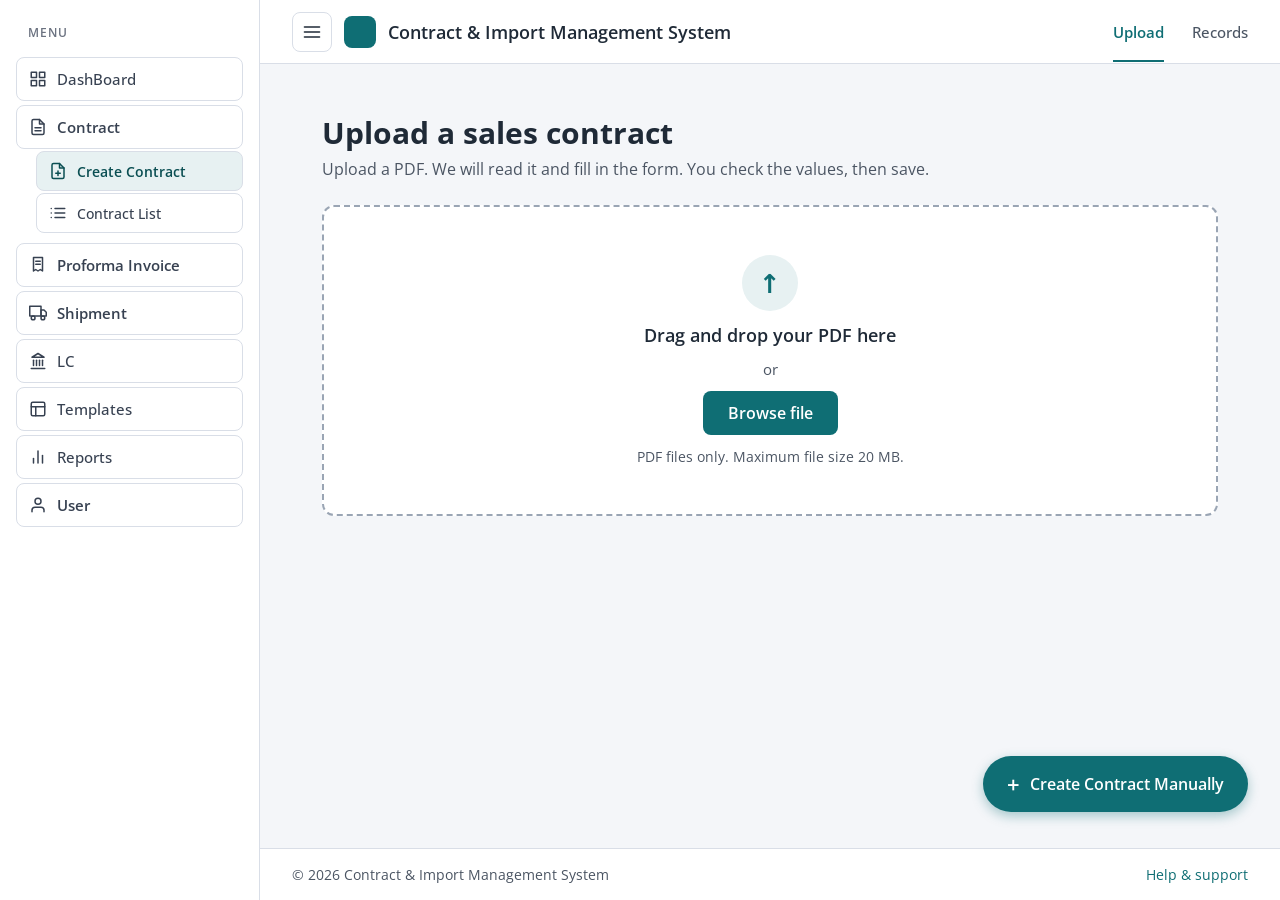
<file: index.html>
<!doctype html>
<html lang="en">
<head>
<meta charset="utf-8">
<meta name="viewport" content="width=device-width, initial-scale=1">
<title>Upload Contract</title>
<link rel="preconnect" href="https://fonts.googleapis.com">
<link href="https://fonts.googleapis.com/css2?family=Open+Sans:wght@400;500;600;700&display=swap" rel="stylesheet">
<link rel="stylesheet" href="css/styles.css">
</head>
<body data-page="upload" data-tabs="true">
<div class="app">
<main class="narrow">
  <div>
    <h1>Upload a sales contract</h1>
    <p class="sub" style="font-size:16px;line-height:24px">Upload a PDF. We will read it and fill in the form. You check the values, then save.</p>
  </div>

  <div class="dropzone card" id="drop" style="border:2px dashed var(--border-strong)">
    <div class="up-icon" aria-hidden="true">&#8593;</div>
    <p style="font-size:18px;font-weight:600">Drag and drop your PDF here</p>
    <p class="sub" style="margin:0">or</p>
    <button type="button" class="btn btn-primary" id="browse" style="font-size:16px;padding:0 24px">Browse file</button>
    <input type="file" id="file" accept="application/pdf,.pdf" class="sr-only" tabindex="-1">
    <p class="hint">PDF files only. Maximum file size 20 MB.</p>
  </div>

  <div class="alert error" role="alert" id="err" hidden><b id="errTitle">Not a PDF</b><span id="errMsg">This file is not a PDF. Please choose a file that ends in .pdf and try again.</span></div>

  <div class="card" id="progressCard" hidden style="padding:24px;display:flex;flex-direction:column;gap:16px">
    <div class="file-row">
      <div><p id="fname" style="margin:0;font-size:16px;font-weight:600"></p><p id="fmeta" class="hint" style="margin-top:4px"></p></div>
      <span class="badge" id="fstate">Reading</span>
    </div>
    <div class="progress" role="progressbar" aria-valuemin="0" aria-valuemax="100"><div id="bar"></div></div>
    <p role="status" id="status" style="margin:0;font-size:15px"></p>
  </div>
</main>
<a class="fab" href="review.html" aria-label="Create Contract Manually"><span>+</span>Create Contract Manually</a>

<dialog id="done" aria-labelledby="sa-title">
  <div class="modal small">
    <div class="check" aria-hidden="true">&#10003;</div>
    <h2 id="sa-title">File uploaded successfully</h2>
    <p>Contract <strong style="color:var(--text)" id="doneNo">SC-2026-0457</strong> has been saved to your records.</p>
    <a class="btn btn-primary" href="review.html">View contract</a>
  </div>
</dialog>
</div>
<script src="js/layout.js"></script>
<script src="js/upload.js"></script>
</body>
</html>
</file>
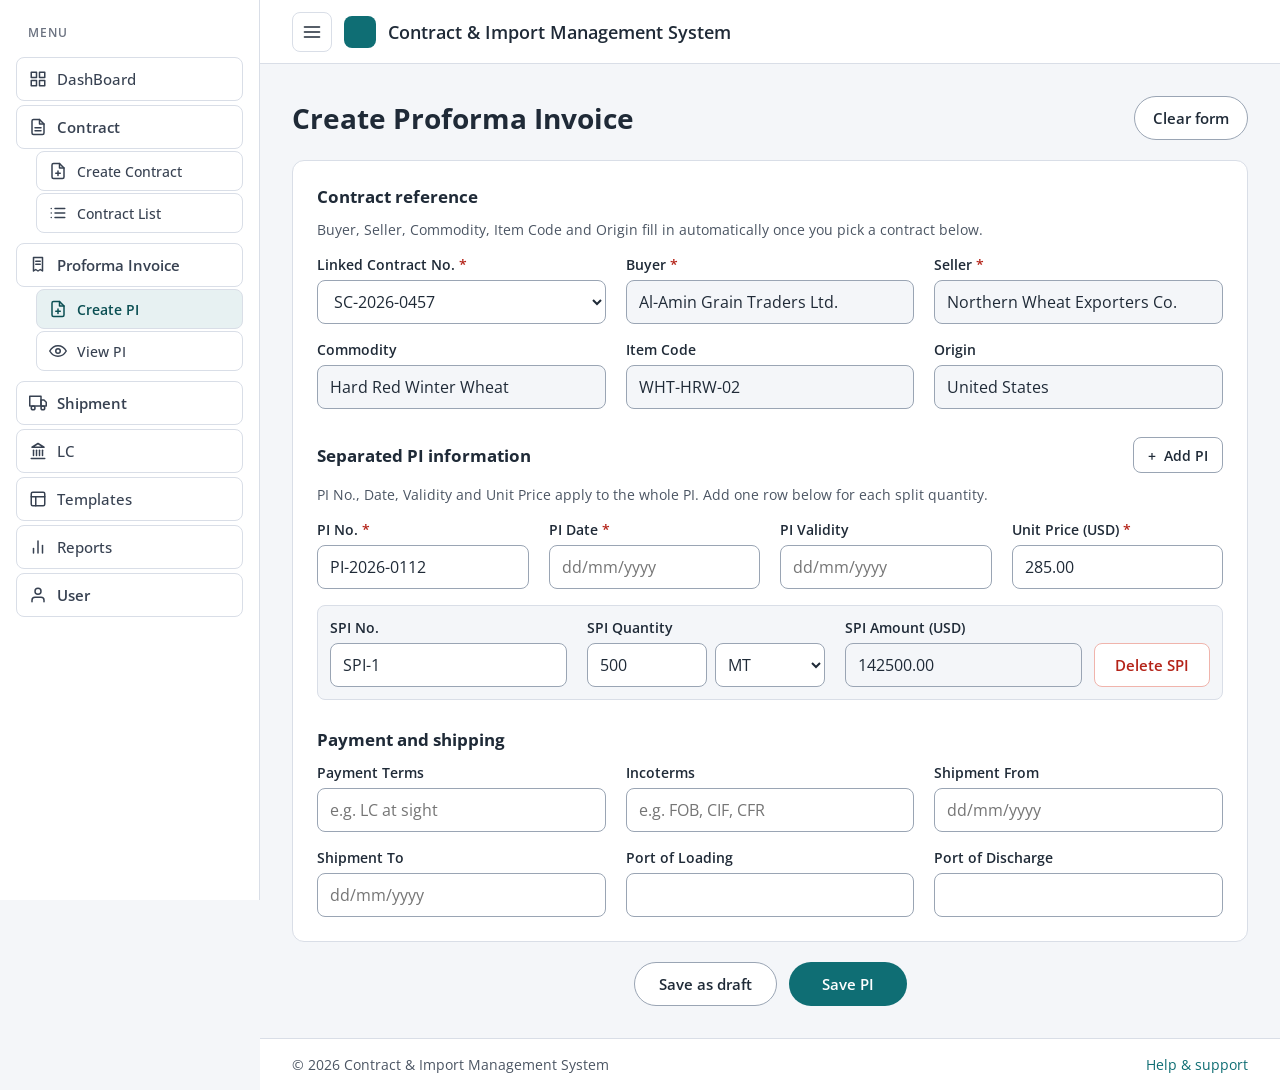
<file: create-pi.html>
<!doctype html>
<html lang="en">
<head>
<meta charset="utf-8">
<meta name="viewport" content="width=device-width, initial-scale=1">
<title>Create Proforma Invoice</title>
<link rel="preconnect" href="https://fonts.googleapis.com">
<link href="https://fonts.googleapis.com/css2?family=Open+Sans:wght@400;500;600;700&display=swap" rel="stylesheet">
<link rel="stylesheet" href="css/styles.css">
</head>
<body data-page="create-pi">
<div class="app">
<main>
  <div class="page-head"><h1>Create Proforma Invoice</h1><div class="actions"><button type="button" class="btn btn-outline btn-pill" id="clear">Clear form</button></div></div>
  <form class="card" id="form" aria-label="Proforma invoice details" novalidate>
    <fieldset><legend>Contract reference</legend>
      <p class="hint">Buyer, Seller, Commodity, Item Code and Origin fill in automatically once you pick a contract below.</p>
      <div class="grid3">
        <div class="field"><label for="pi3">Linked Contract No. <span class="req">*</span></label><select id="pi3"></select></div>
        <div class="field"><label for="pi4">Buyer <span class="req">*</span></label><input id="pi4" name="pi4" placeholder="" required readonly></div> <div class="field"><label for="pi5">Seller <span class="req">*</span></label><input id="pi5" name="pi5" placeholder="" required readonly></div> <div class="field"><label for="pi7">Commodity</label><input id="pi7" name="pi7" placeholder="" readonly></div> <div class="field"><label for="pi8">Item Code</label><input id="pi8" name="pi8" placeholder="" readonly></div> <div class="field"><label for="pi9">Origin</label><input id="pi9" name="pi9" placeholder="" readonly></div>
      </div>
    </fieldset>
    <fieldset>
      <legend class="row"><span>Separated PI information</span><button type="button" class="btn btn-outline" id="addSpi" style="min-height:36px;padding:0 14px;font-size:14px"><span aria-hidden="true">+</span>Add PI</button></legend>
      <p class="hint">PI No., Date, Validity and Unit Price apply to the whole PI. Add one row below for each split quantity.</p>
      <div class="grid4">
        <div class="field"><label for="pi1">PI No. <span class="req">*</span></label><input id="pi1" value="PI-2026-0112" required></div>
        <div class="field"><label for="pi2">PI Date <span class="req">*</span></label><input id="pi2" placeholder="dd/mm/yyyy" required></div>
        <div class="field"><label for="pi6">PI Validity</label><input id="pi6" placeholder="dd/mm/yyyy"></div>
        <div class="field"><label for="pi12">Unit Price (USD) <span class="req">*</span></label><input id="pi12" value="285.00" inputmode="decimal" required></div>
      </div>
      <div class="spi-list" id="spis"></div>
    </fieldset>
    <fieldset><legend>Payment and shipping</legend><div class="grid3">
      <div class="field"><label for="pi13">Payment Terms</label><input id="pi13" name="pi13" placeholder="e.g. LC at sight"></div> <div class="field"><label for="pi14">Incoterms</label><input id="pi14" name="pi14" placeholder="e.g. FOB, CIF, CFR"></div> <div class="field"><label for="pi15">Shipment From</label><input id="pi15" name="pi15" placeholder="dd/mm/yyyy"></div>
      <div class="field"><label for="pi16">Shipment To</label><input id="pi16" name="pi16" placeholder="dd/mm/yyyy"></div> <div class="field"><label for="pi17">Port of Loading</label><input id="pi17" name="pi17" placeholder=""></div> <div class="field"><label for="pi18">Port of Discharge</label><input id="pi18" name="pi18" placeholder=""></div>
    </div></fieldset>
  </form>
  <div class="form-actions"><button type="button" class="btn btn-outline btn-pill" id="draft" style="padding:0 24px">Save as draft</button><button type="button" class="btn btn-primary btn-pill" id="savePi" style="padding:0 32px">Save PI</button></div>
  <p class="hint" role="status" id="saved" style="text-align:center" hidden></p>
</main>
</div>
<script src="js/layout.js"></script>
<script src="js/create-pi.js"></script>
</body>
</html>
</file>
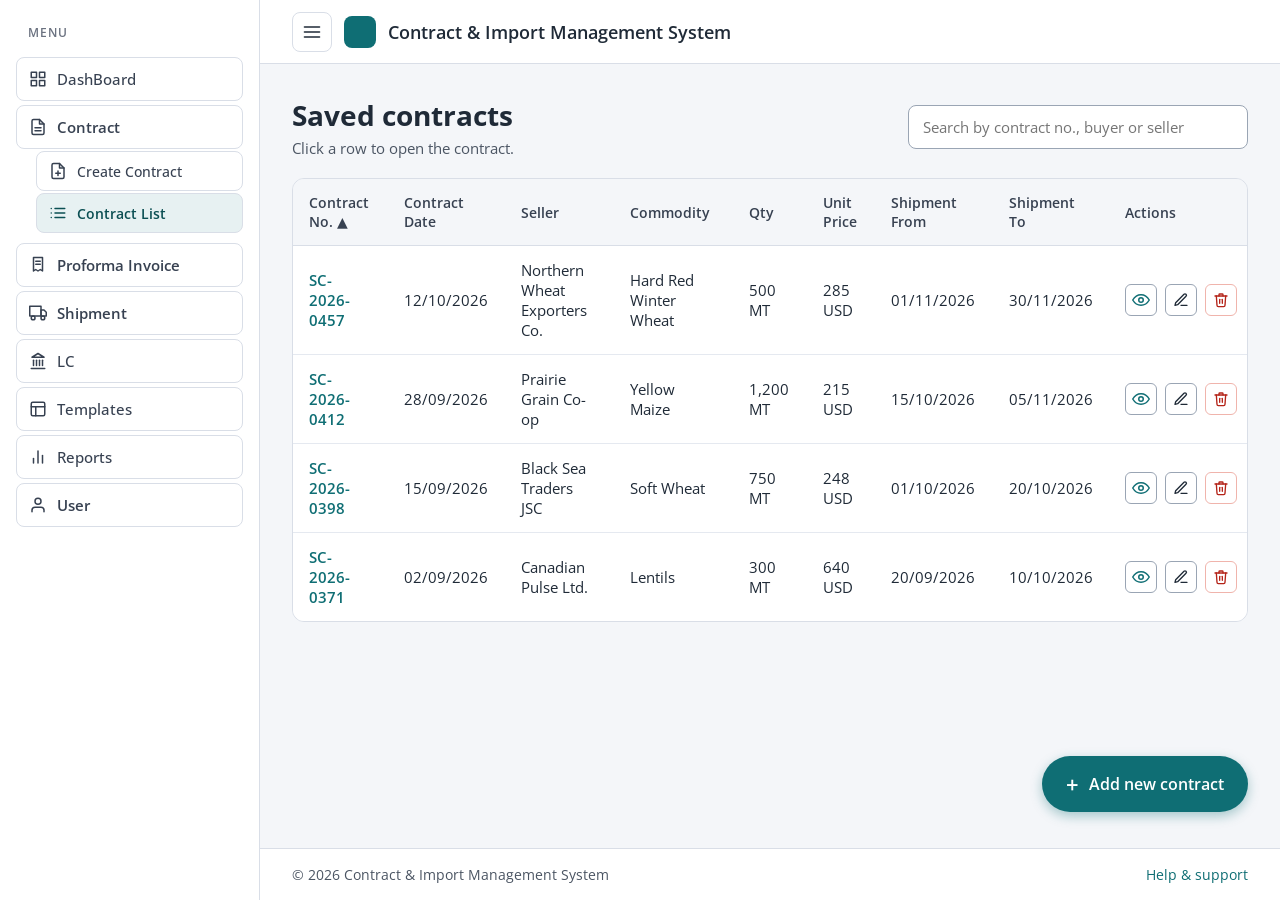
<file: records.html>
<!doctype html>
<html lang="en">
<head>
<meta charset="utf-8">
<meta name="viewport" content="width=device-width, initial-scale=1">
<title>Saved Contracts</title>
<link rel="preconnect" href="https://fonts.googleapis.com">
<link href="https://fonts.googleapis.com/css2?family=Open+Sans:wght@400;500;600;700&display=swap" rel="stylesheet">
<link rel="stylesheet" href="css/styles.css">
</head>
<body data-page="records">
<div class="app">
<main>
  <div class="page-head">
    <div><h1>Saved contracts</h1><p class="sub">Click a row to open the contract.</p></div>
    <div class="actions">
      <label for="search" class="sr-only">Search contracts</label>
      <input id="search" class="search" type="search" placeholder="Search by contract no., buyer or seller">
    </div>
  </div>
  <div class="card table-wrap">
    <table>
      <thead><tr>
        <th scope="col">Contract No. &#9650;</th><th scope="col">Contract Date</th><th scope="col">Seller</th><th scope="col">Commodity</th>
        <th scope="col">Qty</th><th scope="col">Unit Price</th><th scope="col">Shipment From</th><th scope="col">Shipment To</th><th scope="col">Actions</th>
      </tr></thead>
      <tbody id="rows"></tbody>
    </table>
  </div>
  <p class="hint" id="empty" hidden>No contracts match your search.</p>
</main>
<a class="fab" href="index.html" aria-label="Add new contract"><span>+</span>Add new contract</a>

<dialog id="cv" aria-labelledby="cv-title">
  <div class="modal">
    <div class="modal-head">
      <div><h2 id="cv-title"></h2><p id="cv-sub"></p></div>
      <div class="actions">
        <span class="badge warn">Read only</span>
        <button type="button" class="btn btn-primary" id="print"></button>
        <button type="button" class="icon-btn lg" id="cv-close" aria-label="Close details"></button>
      </div>
    </div>
    <div class="modal-body" id="cv-body"></div>
  </div>
</dialog>
</div>
<script src="js/layout.js"></script>
<script src="js/records.js"></script>
</body>
</html>
</file>
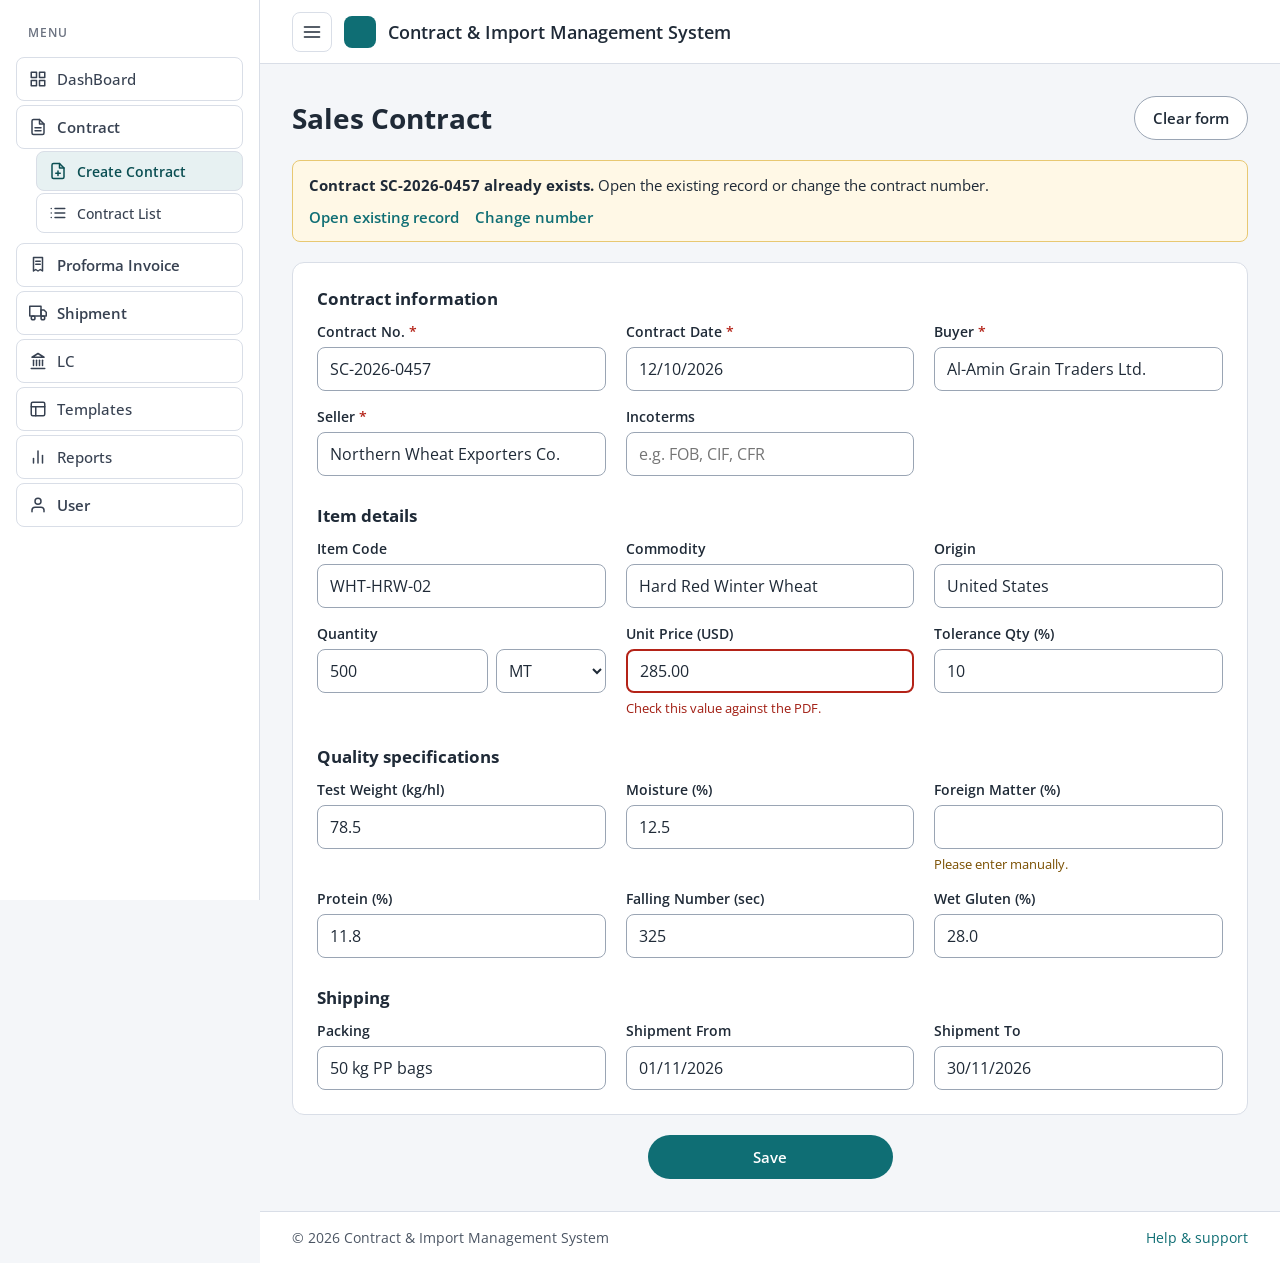
<file: review.html>
<!doctype html>
<html lang="en">
<head>
<meta charset="utf-8">
<meta name="viewport" content="width=device-width, initial-scale=1">
<title>Sales Contract</title>
<link rel="preconnect" href="https://fonts.googleapis.com">
<link href="https://fonts.googleapis.com/css2?family=Open+Sans:wght@400;500;600;700&display=swap" rel="stylesheet">
<link rel="stylesheet" href="css/styles.css">
</head>
<body data-page="upload">
<div class="app">
<main>
  <div class="page-head">
    <h1>Sales Contract</h1>
    <div class="actions"><button type="button" class="btn btn-outline btn-pill" id="clear">Clear form</button></div>
  </div>

  <div class="alert warn" role="alert">
    <span><strong>Contract SC-2026-0457 already exists.</strong> Open the existing record or change the contract number.</span>
    <span class="links"><a href="records.html">Open existing record</a><a href="#f1" id="changeNo">Change number</a></span>
  </div>

  <form class="card" id="form" aria-label="Contract details" novalidate>
    <fieldset><legend>Contract information</legend><div class="grid3">
      <div class="field"><label for="f1">Contract No. <span class="req">*</span></label><input id="f1" name="f1" value="SC-2026-0457" placeholder="" required></div>
      <div class="field"><label for="f2">Contract Date <span class="req">*</span></label><input id="f2" name="f2" value="12/10/2026" placeholder="dd/mm/yyyy" required></div>
      <div class="field"><label for="f3">Buyer <span class="req">*</span></label><input id="f3" name="f3" value="Al-Amin Grain Traders Ltd." placeholder="" required></div>
      <div class="field"><label for="f4">Seller <span class="req">*</span></label><input id="f4" name="f4" value="Northern Wheat Exporters Co." placeholder="" required></div>
      <div class="field"><label for="f21">Incoterms</label><input id="f21" name="f21" value="" placeholder="e.g. FOB, CIF, CFR"></div>
    </div></fieldset>

    <fieldset><legend>Item details</legend><div class="grid3">
      <div class="field"><label for="f5">Item Code</label><input id="f5" name="f5" value="WHT-HRW-02" placeholder=""></div>
      <div class="field"><label for="f6">Commodity</label><input id="f6" name="f6" value="Hard Red Winter Wheat" placeholder=""></div>
      <div class="field"><label for="f7">Origin</label><input id="f7" name="f7" value="United States" placeholder=""></div>
      <div class="field"><label for="f8">Quantity</label><div class="qty"><input id="f8" value="500" inputmode="decimal"><select id="f9" aria-label="Unit of measure"><option selected>MT</option><option>T</option><option>TEU</option><option>FEU</option><option>BBL</option></select></div></div>
      <div class="field"><label for="f10">Unit Price (USD)</label><input id="f10" name="f10" class="invalid" value="285.00" placeholder="" inputmode="decimal"><p class="note err">Check this value against the PDF.</p></div>
      <div class="field"><label for="f11">Tolerance Qty (%)</label><input id="f11" name="f11" value="10" placeholder="" inputmode="decimal"></div>
    </div></fieldset>

    <fieldset><legend>Quality specifications</legend><div class="grid3">
      <div class="field"><label for="f12">Test Weight (kg/hl)</label><input id="f12" name="f12" value="78.5" placeholder="" inputmode="decimal"></div>
      <div class="field"><label for="f13">Moisture (%)</label><input id="f13" name="f13" value="12.5" placeholder="" inputmode="decimal"></div>
      <div class="field"><label for="f14">Foreign Matter (%)</label><input id="f14" name="f14" value="" placeholder="" inputmode="decimal"><p class="note warn">Please enter manually.</p></div>
      <div class="field"><label for="f15">Protein (%)</label><input id="f15" name="f15" value="11.8" placeholder="" inputmode="decimal"></div>
      <div class="field"><label for="f16">Falling Number (sec)</label><input id="f16" name="f16" value="325" placeholder="" inputmode="decimal"></div>
      <div class="field"><label for="f17">Wet Gluten (%)</label><input id="f17" name="f17" value="28.0" placeholder="" inputmode="decimal"></div>
    </div></fieldset>

    <fieldset><legend>Shipping</legend><div class="grid3">
      <div class="field"><label for="f18">Packing</label><input id="f18" name="f18" value="50 kg PP bags" placeholder=""></div>
      <div class="field"><label for="f19">Shipment From</label><input id="f19" name="f19" value="01/11/2026" placeholder="dd/mm/yyyy"></div>
      <div class="field"><label for="f20">Shipment To</label><input id="f20" name="f20" value="30/11/2026" placeholder="dd/mm/yyyy"></div>
    </div></fieldset>
  </form>
  <button type="button" class="btn btn-save" id="save">Save</button>
  <p class="hint" role="status" id="saved" style="text-align:center" hidden>Contract saved.</p>
</main>
</div>
<script src="js/layout.js"></script>
<script src="js/review.js"></script>
</body>
</html>
</file>
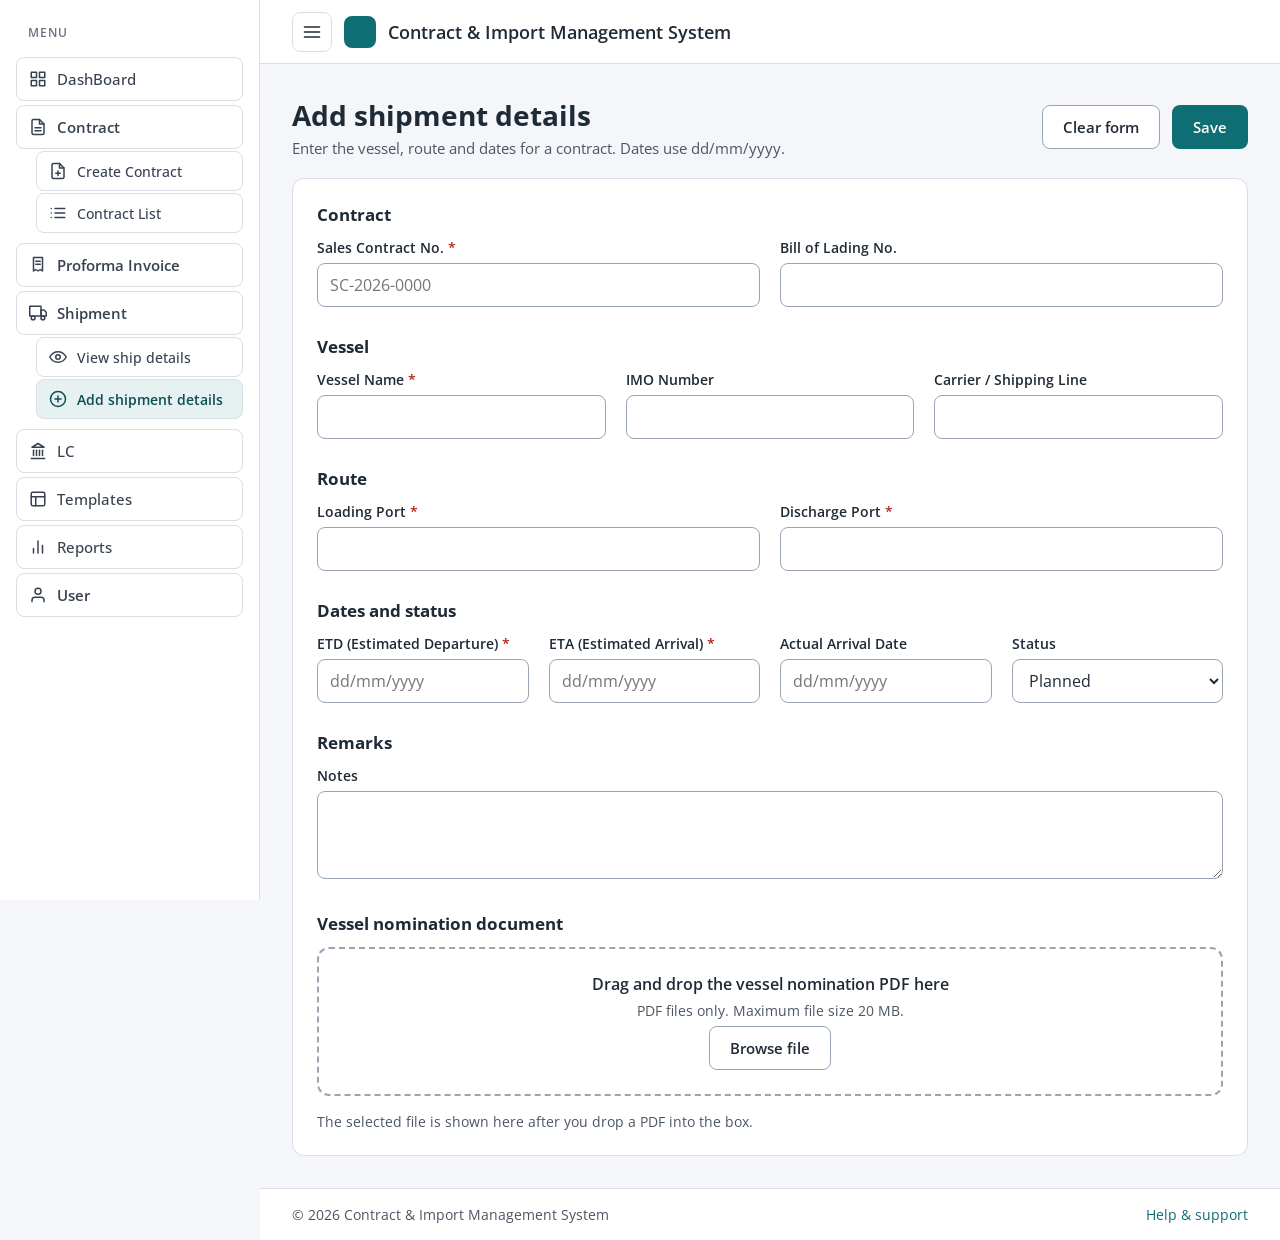
<file: ship-add.html>
<!doctype html>
<html lang="en">
<head>
<meta charset="utf-8">
<meta name="viewport" content="width=device-width, initial-scale=1">
<title>Add Shipment Details</title>
<link rel="preconnect" href="https://fonts.googleapis.com">
<link href="https://fonts.googleapis.com/css2?family=Open+Sans:wght@400;500;600;700&display=swap" rel="stylesheet">
<link rel="stylesheet" href="css/styles.css">
</head>
<body data-page="ship-add">
<div class="app">
<main>
  <div class="page-head">
    <div><h1>Add shipment details</h1><p class="sub">Enter the vessel, route and dates for a contract. Dates use dd/mm/yyyy.</p></div>
    <div class="actions"><button type="button" class="btn btn-outline" id="clear">Clear form</button><button type="submit" form="form" class="btn btn-primary">Save</button></div>
  </div>
  <form class="card" id="form" aria-label="Shipment details" novalidate>
    <fieldset><legend>Contract</legend><div class="grid2">
      <div class="field"><label for="s1">Sales Contract No. <span class="req">*</span></label><input id="s1" name="s1" placeholder="SC-2026-0000" required></div>
      <div class="field"><label for="s2">Bill of Lading No.</label><input id="s2" name="s2" placeholder=""></div>
    </div></fieldset>
    <fieldset><legend>Vessel</legend><div class="grid3">
      <div class="field"><label for="s3">Vessel Name <span class="req">*</span></label><input id="s3" name="s3" placeholder="" required></div>
      <div class="field"><label for="s4">IMO Number</label><input id="s4" name="s4" placeholder="" inputmode="numeric"></div>
      <div class="field"><label for="s5">Carrier / Shipping Line</label><input id="s5" name="s5" placeholder=""></div>
    </div></fieldset>
    <fieldset><legend>Route</legend><div class="grid2">
      <div class="field"><label for="s6">Loading Port <span class="req">*</span></label><input id="s6" name="s6" placeholder="" required></div>
      <div class="field"><label for="s7">Discharge Port <span class="req">*</span></label><input id="s7" name="s7" placeholder="" required></div>
    </div></fieldset>
    <fieldset><legend>Dates and status</legend><div class="grid4">
      <div class="field"><label for="s8">ETD (Estimated Departure) <span class="req">*</span></label><input id="s8" name="s8" placeholder="dd/mm/yyyy" required></div>
      <div class="field"><label for="s9">ETA (Estimated Arrival) <span class="req">*</span></label><input id="s9" name="s9" placeholder="dd/mm/yyyy" required></div>
      <div class="field"><label for="s10">Actual Arrival Date</label><input id="s10" name="s10" placeholder="dd/mm/yyyy"></div>
      <div class="field"><label for="s11">Status</label><select id="s11"><option>Planned</option><option>At sea</option><option>Arrived</option><option>Delayed</option></select></div>
    </div></fieldset>
    <fieldset><legend>Remarks</legend>
      <div class="field"><label for="s12">Notes</label><textarea id="s12" rows="3"></textarea></div>
    </fieldset>
    <fieldset><legend>Vessel nomination document</legend>
      <div class="dropzone small" id="drop">
        <p style="font-weight:600">Drag and drop the vessel nomination PDF here</p>
        <p class="hint">PDF files only. Maximum file size 20 MB.</p>
        <button type="button" class="btn btn-outline" id="browse">Browse file</button>
        <input type="file" id="file" accept="application/pdf,.pdf" class="sr-only" tabindex="-1">
      </div>
      <div class="file-row" id="chosen" hidden>
        <div><p id="cname" style="margin:0;font-weight:600"></p><p class="hint" id="cmeta" style="margin-top:2px"></p></div>
        <button type="button" class="btn btn-outline" id="remove" aria-label="Remove selected file">Remove</button>
      </div>
      <p class="hint" id="nofile">The selected file is shown here after you drop a PDF into the box.</p>
      <p class="note err" id="ferr" hidden></p>
    </fieldset>
  </form>
  <p class="hint" role="status" id="saved" hidden>Shipment saved.</p>
</main>
</div>
<script src="js/layout.js"></script>
<script src="js/ship-add.js"></script>
</body>
</html>
</file>
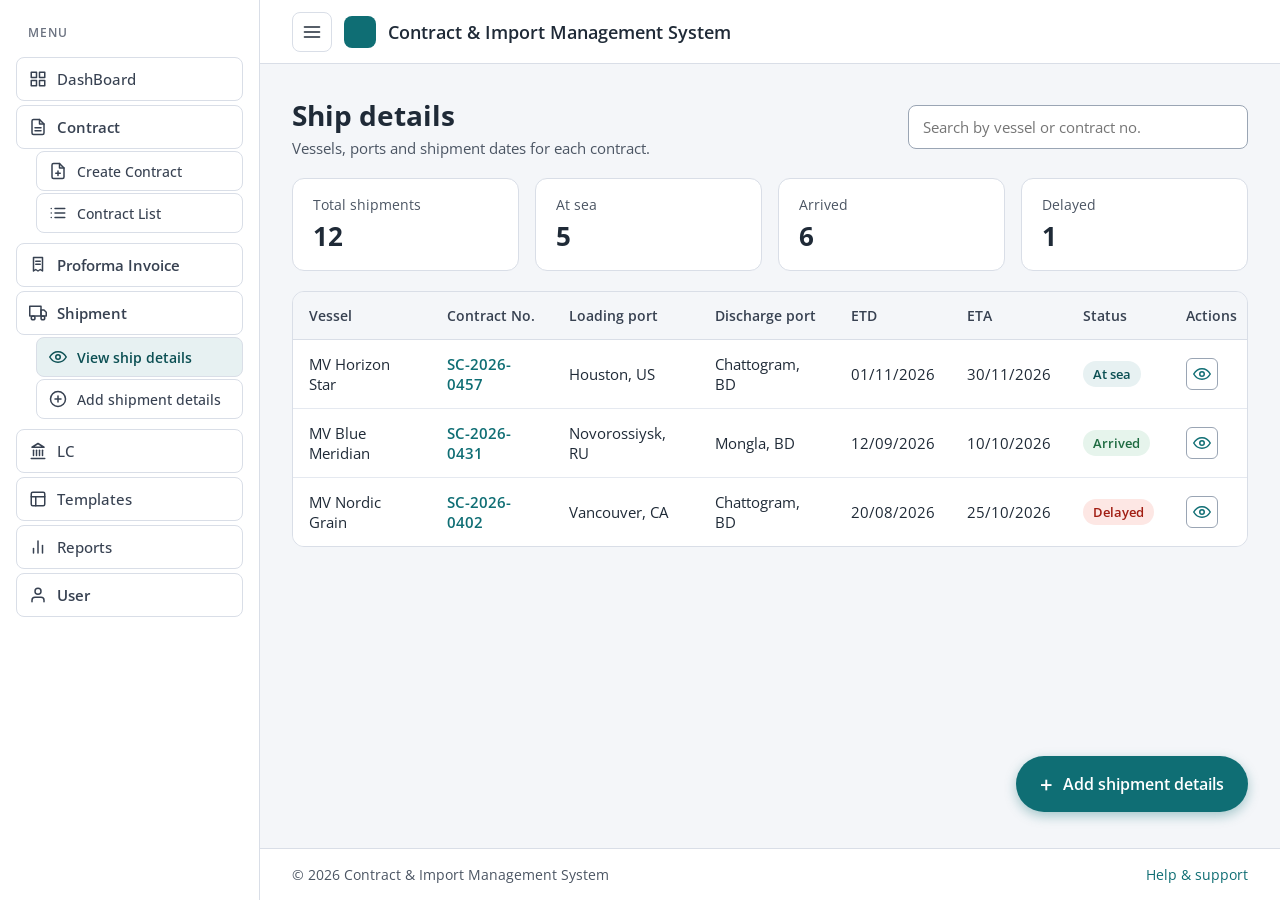
<file: ship-details.html>
<!doctype html>
<html lang="en">
<head>
<meta charset="utf-8">
<meta name="viewport" content="width=device-width, initial-scale=1">
<title>Ship Details</title>
<link rel="preconnect" href="https://fonts.googleapis.com">
<link href="https://fonts.googleapis.com/css2?family=Open+Sans:wght@400;500;600;700&display=swap" rel="stylesheet">
<link rel="stylesheet" href="css/styles.css">
</head>
<body data-page="ship-details">
<div class="app">
<main>
  <div class="page-head">
    <div><h1>Ship details</h1><p class="sub">Vessels, ports and shipment dates for each contract.</p></div>
    <div class="actions">
      <label for="search" class="sr-only">Search shipments</label>
      <input id="search" class="search" type="search" placeholder="Search by vessel or contract no.">
    </div>
  </div>
  <div class="stats">
    <div class="card stat"><p>Total shipments</p><p id="s-total">12</p></div>
    <div class="card stat"><p>At sea</p><p>5</p></div>
    <div class="card stat"><p>Arrived</p><p>6</p></div>
    <div class="card stat"><p>Delayed</p><p>1</p></div>
  </div>
  <div class="card table-wrap">
    <table>
      <thead><tr><th scope="col">Vessel</th><th scope="col">Contract No.</th><th scope="col">Loading port</th><th scope="col">Discharge port</th><th scope="col">ETD</th><th scope="col">ETA</th><th scope="col">Status</th><th scope="col">Actions</th></tr></thead>
      <tbody id="rows">
        <tr><td>MV Horizon Star</td><td class="link">SC-2026-0457</td><td>Houston, US</td><td>Chattogram, BD</td><td>01/11/2026</td><td>30/11/2026</td><td><span class="badge">At sea</span></td><td class="act"><div><button type="button" class="icon-btn view" aria-label="View shipment" title="View"></button></div></td></tr>
        <tr><td>MV Blue Meridian</td><td class="link">SC-2026-0431</td><td>Novorossiysk, RU</td><td>Mongla, BD</td><td>12/09/2026</td><td>10/10/2026</td><td><span class="badge ok">Arrived</span></td><td class="act"><div><button type="button" class="icon-btn view" aria-label="View shipment" title="View"></button></div></td></tr>
        <tr><td>MV Nordic Grain</td><td class="link">SC-2026-0402</td><td>Vancouver, CA</td><td>Chattogram, BD</td><td>20/08/2026</td><td>25/10/2026</td><td><span class="badge bad">Delayed</span></td><td class="act"><div><button type="button" class="icon-btn view" aria-label="View shipment" title="View"></button></div></td></tr>
      </tbody>
    </table>
  </div>
  <p class="hint" id="empty" hidden>No shipments match your search.</p>
</main>
<a class="fab" href="ship-add.html" aria-label="Add shipment details"><span>+</span>Add shipment details</a>
</div>
<script src="js/layout.js"></script>
<script>
(function () {
  document.querySelectorAll(".icon-btn.view").forEach(function (b) { b.innerHTML = CIMS_ICON("eye", 16); });
  var rows = document.querySelectorAll("#rows tr"), s = document.getElementById("search");
  s.addEventListener("input", function () {
    var q = s.value.trim().toLowerCase(), n = 0;
    rows.forEach(function (r) { var show = !q || r.textContent.toLowerCase().indexOf(q) > -1; r.hidden = !show; if (show) n++; });
    document.getElementById("empty").hidden = n > 0;
  });
})();
</script>
</body>
</html>
</file>
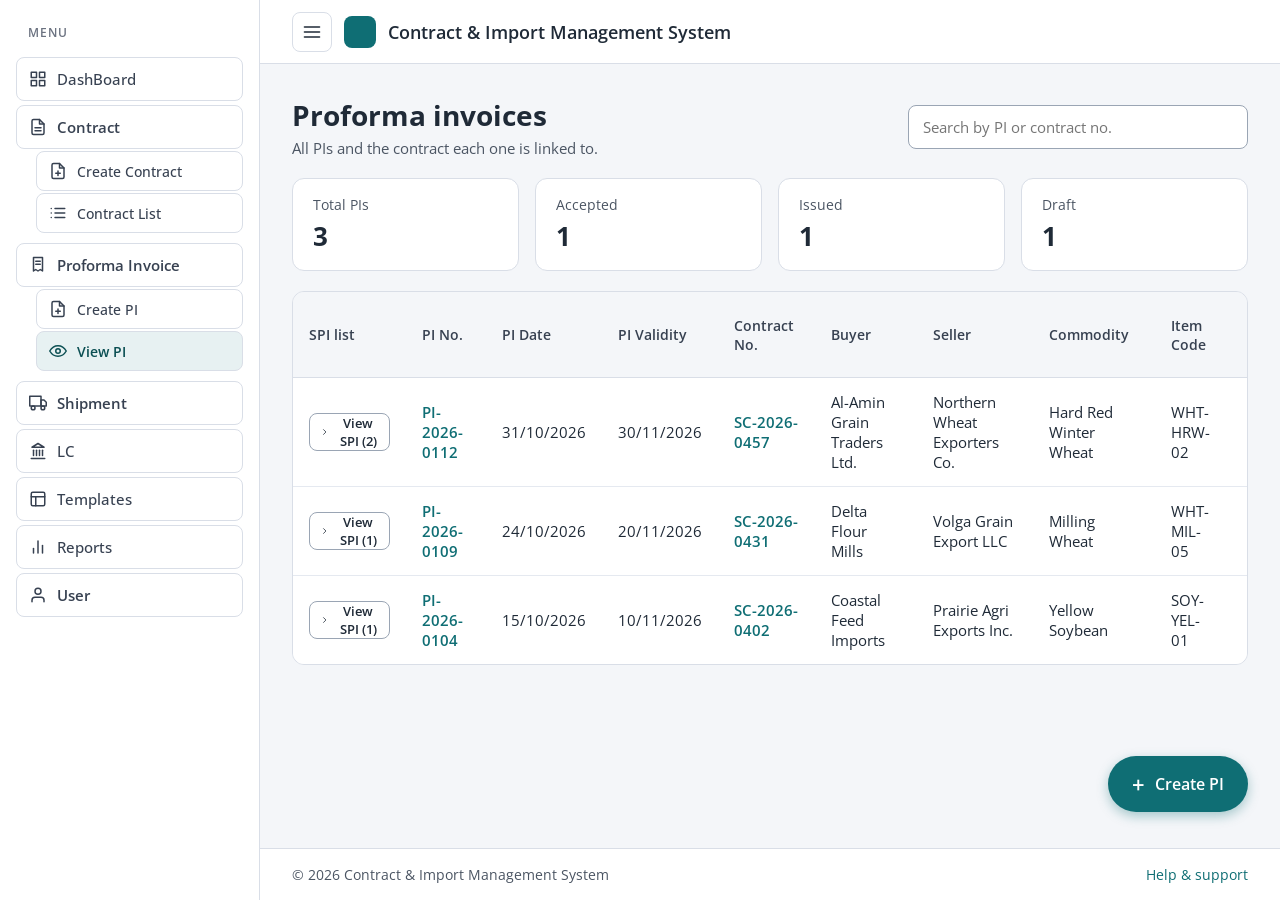
<file: view-pi.html>
<!doctype html>
<html lang="en">
<head>
<meta charset="utf-8">
<meta name="viewport" content="width=device-width, initial-scale=1">
<title>Proforma Invoices</title>
<link rel="preconnect" href="https://fonts.googleapis.com">
<link href="https://fonts.googleapis.com/css2?family=Open+Sans:wght@400;500;600;700&display=swap" rel="stylesheet">
<link rel="stylesheet" href="css/styles.css">
</head>
<body data-page="view-pi">
<div class="app">
<main>
  <div class="page-head">
    <div><h1>Proforma invoices</h1><p class="sub">All PIs and the contract each one is linked to.</p></div>
    <div class="actions"><label for="pisearch" class="sr-only">Search PIs</label><input id="pisearch" class="search" type="search" placeholder="Search by PI or contract no."></div>
  </div>
  <div class="stats">
    <div class="card stat"><p>Total PIs</p><p>3</p></div>
    <div class="card stat"><p>Accepted</p><p>1</p></div>
    <div class="card stat"><p>Issued</p><p>1</p></div>
    <div class="card stat"><p>Draft</p><p>1</p></div>
  </div>
  <div class="card table-wrap">
    <table style="min-width:1200px">
      <thead><tr><th scope="col">SPI list</th><th scope="col">PI No.</th><th scope="col">PI Date</th><th scope="col">PI Validity</th><th scope="col">Contract No.</th><th scope="col">Buyer</th><th scope="col">Seller</th><th scope="col">Commodity</th><th scope="col">Item Code</th><th scope="col">Origin</th><th scope="col">Unit Price (USD)</th><th scope="col">Actions</th></tr></thead>
      <tbody id="rows"></tbody>
    </table>
  </div>
  <p class="hint" id="empty" hidden>No PIs match your search.</p>
</main>
<a class="fab" href="create-pi.html" aria-label="Create PI"><span>+</span>Create PI</a>

<dialog id="pv" aria-labelledby="pv-title">
  <div class="modal">
    <div class="modal-head">
      <div><h2 id="pv-title"></h2><p id="pv-sub"></p></div>
      <div class="actions">
        <button type="button" class="icon-btn lg" id="pv-close" aria-label="Close details"><svg width="18" height="18" viewBox="0 0 24 24" fill="none" stroke="currentColor" stroke-width="2" stroke-linecap="round" aria-hidden="true"><path d="M18 6L6 18M6 6l12 12"/></svg></button>
        <button type="button" class="btn btn-primary" id="pv-print"><svg width="18" height="18" viewBox="0 0 24 24" fill="none" stroke="currentColor" stroke-width="2" stroke-linecap="round" stroke-linejoin="round" aria-hidden="true"><polyline points="6 9 6 2 18 2 18 9"/><path d="M6 18H4a2 2 0 0 1-2-2v-5a2 2 0 0 1 2-2h16a2 2 0 0 1 2 2v5a2 2 0 0 1-2 2h-2"/><rect x="6" y="14" width="12" height="8"/></svg>Print</button>
      </div>
    </div>
    <div class="modal-body" id="pv-body"></div>
  </div>
</dialog>
</div>
<script src="js/layout.js"></script>
<script src="js/view-pi.js"></script>
</body>
</html>
</file>
<file: css/styles.css>
:root{
  --bg:#F4F6F9; --surface:#FFFFFF; --border:#D9DEE7; --border-soft:#E5E9F0; --border-strong:#9AA5B4;
  --text:#1F2A37; --text-2:#374151; --muted:#4B5563; --muted-2:#6B7280;
  --primary:#0F6E74; --primary-dark:#0B5358; --primary-ink:#0B4F53; --primary-tint:#E7F1F2;
  --danger:#B42318; --danger-ink:#A11D12; --danger-tint:#FDE7E4; --danger-line:#F0B4AC;
  --warn-ink:#7A4F00; --warn-tint:#FFF8E6; --warn-line:#E8C872;
  --ok-ink:#1E6B41; --ok-tint:#E6F4EC;
  --sidebar:260px;
}
*{box-sizing:border-box}
body{margin:0;font-family:'Open Sans',system-ui,sans-serif;background:var(--bg);color:var(--text)}
a{color:var(--primary)} a:hover{color:var(--primary-dark)}
button{font:inherit;cursor:pointer}
.sr-only{position:absolute;width:1px;height:1px;overflow:hidden;clip:rect(0 0 0 0)}
.icon{width:18px;height:18px;flex:none}

/* Shell */
.app{min-height:100vh;display:flex;flex-direction:column;padding-left:var(--sidebar)}
.sidebar{position:fixed;left:0;top:0;bottom:0;width:var(--sidebar);background:var(--surface);border-right:1px solid var(--border);padding:24px 16px;display:flex;flex-direction:column;gap:4px;z-index:20;overflow-y:auto}
.sidebar .menu-label{margin:0 0 12px 12px;font-size:12px;font-weight:600;letter-spacing:.08em;color:var(--muted-2)}
.nav-item,.sidebar summary{display:flex;align-items:center;gap:10px;min-height:44px;padding:0 12px;border:1px solid var(--border);border-radius:8px;text-decoration:none;font-size:15px;font-weight:500;color:var(--text-2);background:var(--surface)}
.sidebar summary{list-style:none;cursor:pointer;font-weight:600}
.sidebar summary::-webkit-details-marker{display:none}
.nav-sub{display:flex;flex-direction:column;gap:2px;padding:2px 0 6px}
.nav-sub .nav-item{min-height:40px;margin-left:20px;font-size:14px}
.nav-item.active{background:var(--primary-tint);color:var(--primary-ink);font-weight:600}
.topbar{height:64px;background:var(--surface);border-bottom:1px solid var(--border);display:flex;align-items:center;justify-content:space-between;padding:0 32px}
.brand{display:flex;align-items:center;gap:12px;font-size:18px;font-weight:600}
.brand-mark{width:32px;height:32px;border-radius:8px;background:var(--primary)}
.menu-toggle{width:40px;height:40px;display:inline-flex;align-items:center;justify-content:center;border:1px solid var(--border);border-radius:8px;background:var(--surface);color:var(--text)}
.top-nav{display:flex;gap:28px;font-size:15px}
.top-nav a{color:var(--muted);font-weight:500;text-decoration:none;padding:20px 0 18px;border-bottom:2px solid transparent}
.top-nav a.active{color:var(--primary);font-weight:600;border-color:var(--primary)}
main{flex:1;width:100%;padding:32px;display:flex;flex-direction:column;gap:20px}
main.narrow{max-width:960px;margin:0 auto;padding:48px 32px;gap:24px}
.footer{background:var(--surface);border-top:1px solid var(--border);padding:16px 32px;display:flex;justify-content:space-between;align-items:center;flex-wrap:wrap;gap:12px;font-size:14px;color:var(--muted)}
.footer a{text-decoration:none}

/* Type */
h1{margin:0;font-size:28px;font-weight:700}
main.narrow h1{font-size:30px}
.sub{margin:4px 0 0;font-size:15px;color:var(--muted)}
.page-head{display:flex;justify-content:space-between;align-items:center;flex-wrap:wrap;gap:16px}
.actions{display:flex;gap:12px;flex-wrap:wrap;align-items:center}

/* Buttons */
.btn{min-height:44px;padding:0 20px;display:inline-flex;align-items:center;justify-content:center;gap:8px;border:1px solid transparent;border-radius:8px;font-size:15px;font-weight:600;text-decoration:none}
.btn-primary{background:var(--primary);color:#fff}
.btn-primary:hover{background:var(--primary-dark);color:#fff}
.btn-outline{background:var(--surface);color:var(--text);border-color:var(--border-strong)}
.btn-pill{border-radius:25px;padding:0 18px}
.btn-save{border-radius:35px;width:245px;align-self:center;background:var(--primary);color:#fff;padding:0 24px}
.fab{position:fixed;right:32px;bottom:88px;min-height:56px;display:inline-flex;align-items:center;gap:10px;padding:0 24px;border-radius:28px;background:var(--primary);color:#fff;font-size:16px;font-weight:600;text-decoration:none;box-shadow:0 4px 12px rgba(15,110,116,.35);z-index:5}
.fab:hover{color:#fff;background:var(--primary-dark)}
.fab span{font-size:22px;line-height:1}
.icon-btn{width:32px;height:32px;padding:0;display:inline-flex;align-items:center;justify-content:center;border:1px solid var(--border-strong);border-radius:6px;background:var(--surface);color:var(--text);text-decoration:none}
.icon-btn.view{color:var(--primary)}
.icon-btn.danger{border-color:var(--danger-line);color:var(--danger)}
.icon-btn.lg{width:44px;height:44px;border-radius:8px}

/* Cards, tables */
.card{background:var(--surface);border:1px solid var(--border);border-radius:12px}
.table-wrap{overflow-x:auto}
table{width:100%;border-collapse:collapse;font-size:15px}
.table-wrap table{min-width:960px}
thead tr{background:var(--bg);text-align:left}
th{padding:14px 16px;font-size:14px;font-weight:600;color:var(--text-2);border-bottom:1px solid var(--border)}
th button{background:none;border:none;padding:0;font:inherit;font-weight:600;color:var(--text-2)}
td{padding:14px 16px}
tbody tr{border-bottom:1px solid var(--border-soft)}
tbody tr:last-child{border-bottom:none}
td.link{font-weight:600;color:var(--primary)}
td.act{padding:10px 16px;white-space:nowrap}
td.act div{display:flex;gap:8px}
.stats{display:grid;grid-template-columns:repeat(auto-fit,minmax(min(200px,100%),1fr));gap:16px}
.stat{padding:16px 20px}
.stat p{margin:0;font-size:14px;color:var(--muted)}
.stat p+p{margin:4px 0 0;font-size:26px;font-weight:700;color:var(--text)}
.badge{display:inline-block;font-size:13px;font-weight:600;padding:4px 10px;border-radius:999px;color:var(--primary-ink);background:var(--primary-tint)}
.badge.ok{color:var(--ok-ink);background:var(--ok-tint)}
.badge.bad{color:var(--danger-ink);background:var(--danger-tint)}
.badge.warn{color:var(--warn-ink);background:var(--warn-tint)}
.search{width:340px;max-width:100%;height:44px;border:1px solid var(--border-strong);border-radius:8px;padding:0 14px;font:inherit;font-size:15px;background:#fff}

/* Alerts */
.alert{border:1px solid;border-radius:8px;padding:14px 16px;font-size:15px}
.alert.error{background:var(--danger-tint);border-color:var(--danger-line)}
.alert.error b{color:var(--danger-ink);margin-right:12px}
.alert.warn{background:var(--warn-tint);border-color:var(--warn-line);display:flex;justify-content:space-between;align-items:center;flex-wrap:wrap;gap:12px}
.alert.warn .links{display:flex;gap:16px;font-weight:600}
.alert.warn a{text-decoration:none}
[hidden]{display:none!important}

/* Forms */
form.card{padding:24px;display:flex;flex-direction:column;gap:28px}
fieldset{border:none;margin:0;padding:0;display:flex;flex-direction:column;gap:16px;min-width:0}
legend{font-size:17px;font-weight:700;padding:0;margin-bottom:12px;width:100%}
legend.row{display:flex;justify-content:space-between;align-items:center;gap:12px}
.hint{margin:0;font-size:14px;color:var(--muted)}
.grid3{display:grid;grid-template-columns:repeat(3,minmax(0,1fr));gap:16px 20px}
.grid4{display:grid;grid-template-columns:repeat(4,minmax(0,1fr));gap:16px 20px}
.grid2{display:grid;grid-template-columns:repeat(2,minmax(0,1fr));gap:16px 20px}
.field{min-width:0}
.field label{display:block;margin-bottom:6px;font-size:14px;font-weight:600}
.req{color:var(--danger)}
input,select,textarea{width:100%;height:44px;border:1px solid var(--border-strong);border-radius:8px;padding:0 12px;font:inherit;font-size:16px;background:#fff;color:var(--text)}
textarea{height:auto;padding:10px 12px;resize:vertical}
input[readonly]{background:var(--bg)}
input.invalid{border:2px solid var(--danger)}
.note{margin:6px 0 0;font-size:13px}
.note.err{color:var(--danger-ink)} .note.warn{color:var(--warn-ink)}
.qty{display:flex;gap:8px}
.qty select{flex:0 0 110px;padding:0 8px}
.dropzone{border:2px dashed var(--border-strong);border-radius:12px;background:#fff;padding:48px 32px;display:flex;flex-direction:column;align-items:center;gap:12px;text-align:center}
.dropzone.over{border-color:var(--primary);background:var(--primary-tint)}
.dropzone.small{padding:24px;gap:6px}
.dropzone p{margin:0}
.up-icon{width:56px;height:56px;border-radius:28px;background:var(--primary-tint);display:flex;align-items:center;justify-content:center;color:var(--primary);font-size:26px;font-weight:600}
.progress{height:8px;background:var(--border-soft);border-radius:4px;overflow:hidden}
.progress div{height:8px;background:var(--primary);border-radius:4px;width:0}
.file-row{display:flex;justify-content:space-between;align-items:center;gap:16px;flex-wrap:wrap}
.spi-row{display:flex;gap:12px;align-items:flex-end;padding:12px;border:1px solid var(--border);border-radius:8px;background:var(--bg)}
.spi-row .grid3{flex:1}
.spi-list{display:flex;flex-direction:column;gap:12px}
.form-actions{display:flex;justify-content:center;gap:12px;flex-wrap:wrap}

/* Dialog */
dialog{border:none;padding:0;background:transparent;max-width:none;max-height:none;width:100%;height:100%}
dialog::backdrop{background:rgba(17,24,39,.45)}
dialog[open]{display:flex;align-items:center;justify-content:center;padding:32px}
.modal{width:100%;max-width:960px;max-height:796px;background:#fff;border-radius:12px;box-shadow:0 24px 48px rgba(0,0,0,.18);display:flex;flex-direction:column;overflow:hidden}
.modal.small{max-width:420px;padding:32px;align-items:center;text-align:center;gap:12px;border-radius:16px}
.modal-head{display:flex;justify-content:space-between;align-items:center;flex-wrap:wrap;gap:12px;padding:20px 24px;border-bottom:1px solid var(--border)}
.modal-head h2{margin:0;font-size:22px;font-weight:700}
.modal-head p{margin:4px 0 0;font-size:14px;color:var(--muted)}
.modal-body{padding:20px 24px;overflow-y:auto;display:flex;flex-direction:column;gap:22px}
.modal-body h3{margin:0 0 12px;font-size:16px;font-weight:700}
dl{margin:0;display:grid;grid-template-columns:repeat(3,minmax(0,1fr));gap:12px 16px}
dt{font-size:13px;color:var(--muted)}
dd{margin:2px 0 0;font-size:15px}
dd.strong{font-weight:600} dd.link{font-weight:600;color:var(--primary)} dd.missing{color:var(--warn-ink)}
.span-all{grid-column:1 / -1}
.modal-body table{border:1px solid var(--border);font-size:14px}
.modal-body th{padding:10px 16px;font-size:13px}
.modal-body td{padding:10px 16px}
.check{width:64px;height:64px;border-radius:32px;background:var(--ok-tint);display:flex;align-items:center;justify-content:center;color:var(--ok-ink);font-size:30px;font-weight:700}
.modal.small h2{margin:8px 0 0;font-size:22px}
.modal.small p{margin:0;font-size:15px;line-height:22px;color:var(--muted)}
.modal.small .btn{margin-top:12px;width:100%;min-height:48px;border-radius:10px;font-size:16px}
.spi-detail{padding:12px 16px 16px;background:var(--bg)}
.spi-detail p{margin:0 0 8px;font-size:14px;font-weight:600}
.spi-detail table{background:#fff;border:1px solid var(--border);font-size:14px}

@media (max-width:1100px){.grid3,.grid4,dl{grid-template-columns:repeat(2,minmax(0,1fr))}}
@media (max-width:900px){
  .app{padding-left:0}
  .sidebar{transform:translateX(-100%);transition:transform .2s}
  body.nav-open .sidebar{transform:none}
  main,main.narrow{padding:24px 16px}.topbar{padding:0 16px}.footer{padding:16px}
  .brand span{display:none}
  .fab{right:16px}
}
@media (max-width:600px){.grid3,.grid4,.grid2,dl{grid-template-columns:1fr}.spi-row{flex-direction:column;align-items:stretch}}
@media print{.sidebar,.topbar,.footer,.fab,.no-print{display:none!important}.app{padding:0}dialog{position:static}}
</file>
